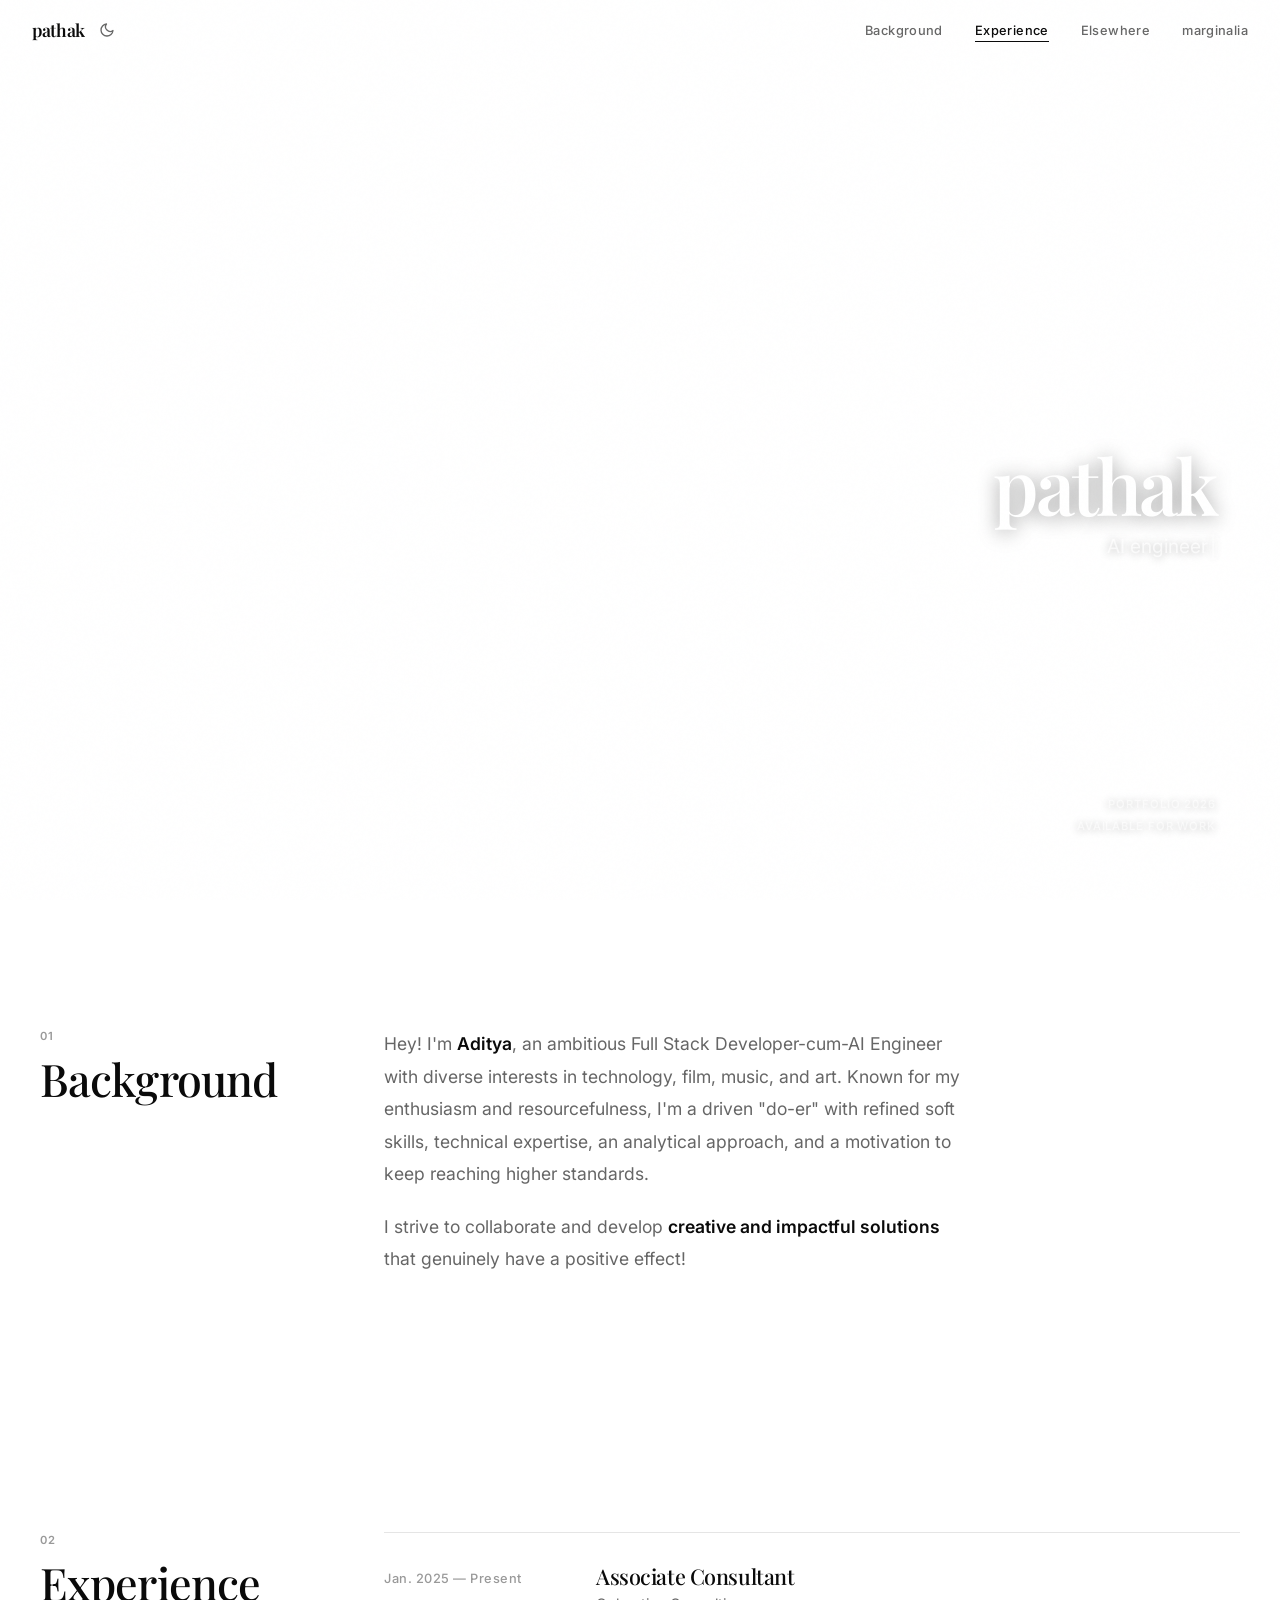
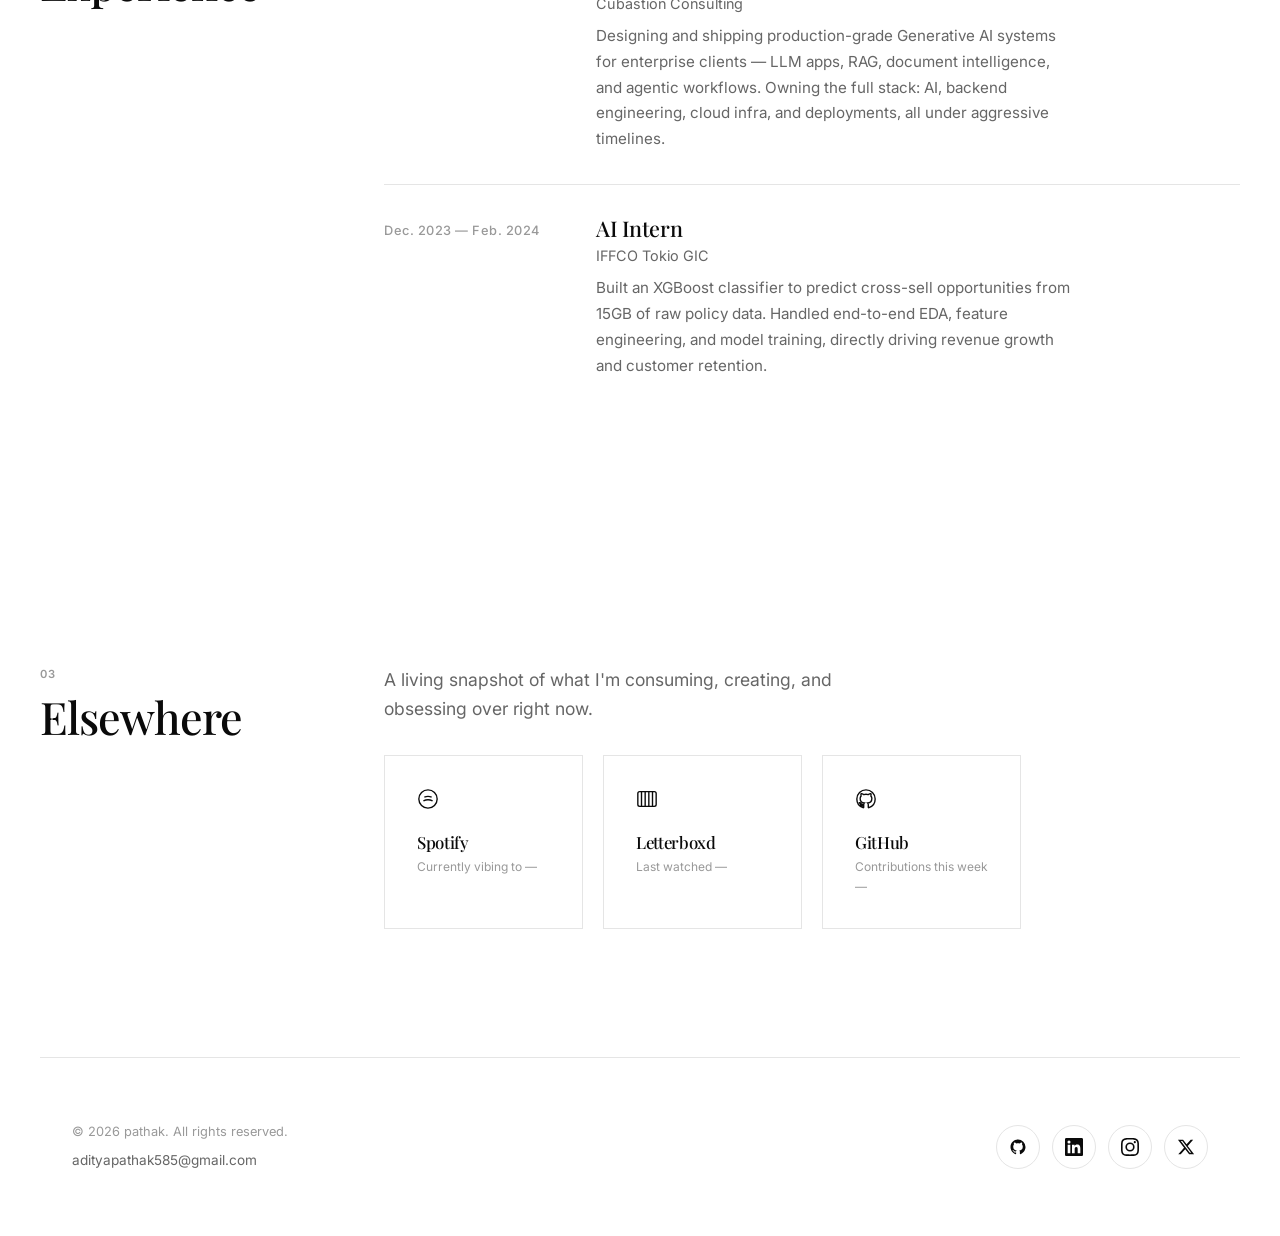
<file: index.html>
<!--
  PORTFOLIO - main page
  ======================================
  my homepage - here's all i can customize:

  1. META TAGS: update description, OG image, and title
    for SEO and social sharing

  2. BIO/BACKGROUND: filled in with my Linkedin intro

  3. EXPERIENCE & INTEGRATIONS: edit the data arrays in js/app.js
    (EXPERIENCE_DATA and INTEGRATION_DATA) - not in this file

  4. SOCIAL LINKS: GitHub, LinkedIn, Instagram, Twitter/X, etc.
-->
<!DOCTYPE html>
<html lang="en">
<head>
  <meta charset="UTF-8">
  <meta name="viewport" content="width=device-width, initial-scale=1.0, viewport-fit=cover">
  <meta name="description" content="Portfolio of pathak — engineer and more">
  <meta name="theme-color" content="#0a0a0a">
  <meta name="format-detection" content="telephone=no">
  
  <!-- open graph -->
  <meta property="og:title" content="pathak's portfolio">
  <meta property="og:description" content="engineer and more">
  <meta property="og:type" content="website">
  <!-- OG IMAGE: replace with my own image for social sharing -->
  <meta property="og:image" content="assets/images/og-image.jpg">
  
  <title>pathak</title>
  
  <!-- preconnect -->
  <link rel="preconnect" href="https://fonts.googleapis.com">
  <link rel="preconnect" href="https://fonts.gstatic.com" crossorigin>
  
  <!-- fonts: Playfair Display (serif headings) + Inter (sans-serif body) -->
  <link href="https://fonts.googleapis.com/css2?family=Playfair+Display:ital,wght@0,400;0,500;0,600;0,700;1,400;1,500&family=Inter:wght@300;400;500;600&display=swap" rel="stylesheet">
  <link rel="stylesheet" href="css/styles.css">
  
  <!-- no-js fallback: ensures content is visible even if JavaScript is disabled -->
  <noscript>
    <style>[data-animate]{opacity:1!important;transform:none!important}</style>
  </noscript>
</head>
<body>
  <!-- thin bar at the top showing scroll-down progress -->
  <div class="reading-progress" aria-hidden="true"><div class="reading-progress__bar"></div></div>
  
  <!-- skip link -->
  <a href="#main-content" class="skip-link">Skip to main content</a>
  
  <!-- NAV: fixed top bar with name and dark-mode toggle (left), and section links (right).
      on mobile, the links collapse into a hamburger menu.
      to add/remove nav links, need to update the .mobile-menu below. -->
  <nav class="nav" id="nav" role="navigation" aria-label="Main navigation">
    <!-- left: logo, dark mode toggle -->
    <div class="nav__left">
      <a href="index.html" class="nav__logo">pathak</a>
      <button class="theme-toggle" id="theme-toggle" aria-label="Toggle dark mode" title="Toggle dark mode">
        <svg class="theme-toggle__icon theme-toggle__icon--sun" width="16" height="16" viewBox="0 0 24 24" fill="none" stroke="currentColor" stroke-width="2" stroke-linecap="round" stroke-linejoin="round">
          <circle cx="12" cy="12" r="5"/><line x1="12" y1="1" x2="12" y2="3"/><line x1="12" y1="21" x2="12" y2="23"/><line x1="4.22" y1="4.22" x2="5.64" y2="5.64"/><line x1="18.36" y1="18.36" x2="19.78" y2="19.78"/><line x1="1" y1="12" x2="3" y2="12"/><line x1="21" y1="12" x2="23" y2="12"/><line x1="4.22" y1="19.78" x2="5.64" y2="18.36"/><line x1="18.36" y1="5.64" x2="19.78" y2="4.22"/>
        </svg>
        <svg class="theme-toggle__icon theme-toggle__icon--moon" width="16" height="16" viewBox="0 0 24 24" fill="none" stroke="currentColor" stroke-width="2" stroke-linecap="round" stroke-linejoin="round">
          <path d="M21 12.79A9 9 0 1 1 11.21 3 7 7 0 0 0 21 12.79z"/>
        </svg>
      </button>
    </div>
    
    <!-- links scroll to sections on the page, except "marginalia" which goes to blog.html -->
    <ul class="nav__links" id="nav-links">
      <li><a href="#background" class="nav__link" data-section="background">Background</a></li>
      <li><a href="#experience" class="nav__link" data-section="experience">Experience</a></li>
      <li><a href="#elsewhere" class="nav__link" data-section="elsewhere">Elsewhere</a></li>
      <li><a href="blog.html" class="nav__link">marginalia</a></li>
    </ul>
    
    <!-- hamburger (mobile) -->
    <button class="hamburger" id="hamburger" aria-label="Toggle menu" aria-expanded="false">
      <span></span><span></span><span></span>
    </button>
  </nav>
  
  <!-- mobile menu -->
  <div class="mobile-menu" id="mobile-menu" aria-hidden="true">
    <a href="#background" class="mobile-menu__link">Background</a>
    <a href="#experience" class="mobile-menu__link">Experience</a>
    <a href="#elsewhere" class="mobile-menu__link">Elsewhere</a>
    <a href="blog.html" class="mobile-menu__link">marginalia</a>
  </div>
  
  <!-- HERO: first thing visitors see. full-screen with my name in huge text.
      cool "text scramble" effect when hovering on name (handled in app.js).
      tagline items animate in one by one on page load. -->
  <main id="main-content">
    <!-- HERO: video covers the top half (full width), name + typewriter overlaid on it.
        scroll indicator sits at the bottom of the video. -->
    <section class="hero" id="hero">
      <!-- sticky at top while scrolling -->
      <div class="hero__video-wrap">
        <video class="hero__video" autoplay muted loop playsinline>
          <source src="assets/pathak-video.mp4" type="video/mp4">
        </video>
        <!-- name overlaid on the video -->
        <h1 class="hero__name" id="hero-name">pathak</h1>
        <!-- TYPEWRITER: cycles through my disciplines below the name.
            edit the TYPEWRITER_TEXTS array in js/app.js to add/change texts. -->
        <div class="hero__typewriter" id="typewriter" aria-hidden="true"></div>
        
        <!-- year, availability badge (green dot pulses) - positioned bottom-right of video -->
        <div class="hero__meta">
          <span>Portfolio 2026</span>
          <span class="hero__availability">Available for work</span>
        </div>
        
        <!-- scroll indicator - positioned below video -->
        <div class="scroll-indicator" aria-hidden="true">
          <span>Scroll</span>
          <div class="scroll-indicator__line"></div>
        </div>
      </div>
    </section>
    
    <!-- SECTION 01 - BACKGROUND: bio/about text.
        currently filled with Linkedin intro.
        data-animate = fade-in on scroll, data-delay = stagger timing in ms -->
    <section class="section section--background" id="background" aria-labelledby="background-heading">
      <div class="section__inner">
        <div class="section__header" data-animate>
          <span class="section__number">01</span>
          <h2 id="background-heading" class="section__title">Background</h2>
        </div>
        <div class="section__content" data-animate data-delay="100">
          <div class="bio">
            <p>Hey! I'm <strong>Aditya</strong>, an ambitious Full Stack Developer-cum-AI Engineer with diverse interests in technology, film, music, and art. Known for my enthusiasm and resourcefulness, I'm a driven "do-er" with refined soft skills, technical expertise, an analytical approach, and a motivation to keep reaching higher standards.</p>
            <p>I strive to collaborate and develop <strong>creative and impactful solutions</strong> that genuinely have a positive effect!</p>
          </div>
        </div>
      </div>
    </section>
    
    <!-- SECTION 02 - EXPERIENCE: job history - period, role, company, description, and tags. 
        content is in js/app.js - edit EXPERIENCE_DATA array to add/change/remove jobs. -->
    <section class="section section--experience" id="experience" aria-labelledby="experience-heading">
      <div class="section__inner">
        <div class="section__header" data-animate>
          <span class="section__number">02</span>
          <h2 id="experience-heading" class="section__title">Experience</h2>
        </div>
        <div class="section__content">
          <div class="experience-list" id="experience-list">
            <!-- rendered by JS -->
          </div>
        </div>
      </div>
    </section>
    
    <!-- SECTION 03 - ELSEWHERE: links to profiles on other platforms.
        content is in js/app.js -> INTEGRATION_DATA array.
        to add a new platform, copy one of the existing objects and change the values.
        iconSvg field is an inline SVG path — can find icons at https://iconsvg.xyz -->
    <section class="section section--elsewhere" id="elsewhere" aria-labelledby="elsewhere-heading">
      <div class="section__inner">
        <div class="section__header" data-animate>
          <span class="section__number">03</span>
          <h2 id="elsewhere-heading" class="section__title">Elsewhere</h2>
        </div>
        <div class="section__content">
          <p class="section__intro" data-animate data-delay="100">A living snapshot of what I'm consuming, creating, and obsessing over right now.</p>
          <div class="integrations-grid" id="integrations-grid">
            <!-- rendered by JS -->
          </div>
        </div>
      </div>
    </section>
  </main>
  
  <!-- FOOTER: copyright, email (click to copy), and social media icons.
        to remove a social link, delete the entire <a> block for it. -->
  <footer class="footer" role="contentinfo">
    <div class="footer__left">
      <p class="footer__copy">&copy; 2026 pathak. All rights reserved.</p>
      <!-- EMAIL: on click, copy to clipboard -->
      <a href="mailto:adityapathak585@gmail.com" class="footer__email" id="copy-email">adityapathak585@gmail.com</a>
    </div>
    
    <div class="social-links">
      <!-- GitHub -->
      <a href="https://github.com/adityapathakk" target="_blank" rel="noopener" aria-label="GitHub" class="social-link">
        <svg viewBox="0 0 24 24" aria-hidden="true"><path d="M12 2C6.477 2 2 6.477 2 12c0 4.42 2.87 8.17 6.84 9.5.5.08.66-.23.66-.5v-1.69c-2.77.6-3.36-1.34-3.36-1.34-.46-1.16-1.11-1.47-1.11-1.47-.91-.62.07-.6.07-.6 1 .07 1.53 1.03 1.53 1.03.87 1.52 2.34 1.07 2.91.83.09-.65.35-1.09.63-1.34-2.22-.25-4.55-1.11-4.55-4.92 0-1.11.38-2 1.03-2.71-.1-.25-.45-1.29.1-2.64 0 0 .84-.27 2.75 1.02.79-.22 1.65-.33 2.5-.33.85 0 1.71.11 2.5.33 1.91-1.29 2.75-1.02 2.75-1.02.55 1.35.2 2.39.1 2.64.65.71 1.03 1.6 1.03 2.71 0 3.82-2.34 4.68-4.57 4.93.36.31.68.92.68 1.85V21c0 .27.16.59.67.5C19.14 20.16 22 16.42 22 12A10 10 0 0 0 12 2z"/></svg>
      </a>
      <!-- LinkedIn -->
      <a href="https://linkedin.com/in/adityapathakk" target="_blank" rel="noopener" aria-label="LinkedIn" class="social-link">
        <svg viewBox="0 0 24 24" aria-hidden="true"><path d="M20.447 20.452h-3.554v-5.569c0-1.328-.027-3.037-1.852-3.037-1.853 0-2.136 1.445-2.136 2.939v5.667H9.351V9h3.414v1.561h.046c.477-.9 1.637-1.85 3.37-1.85 3.601 0 4.267 2.37 4.267 5.455v6.286zM5.337 7.433a2.062 2.062 0 0 1-2.063-2.065 2.064 2.064 0 1 1 2.063 2.065zm1.782 13.019H3.555V9h3.564v11.452zM22.225 0H1.771C.792 0 0 .774 0 1.729v20.542C0 23.227.792 24 1.771 24h20.451C23.2 24 24 23.227 24 22.271V1.729C24 .774 23.2 0 22.222 0h.003z"/></svg>
      </a>
      <!-- Instagram -->
      <a href="https://instagram.com/adityapathakk" target="_blank" rel="noopener" aria-label="Instagram" class="social-link">
        <svg viewBox="0 0 24 24" aria-hidden="true"><path d="M12 2.163c3.204 0 3.584.012 4.85.07 3.252.148 4.771 1.691 4.919 4.919.058 1.265.069 1.645.069 4.849 0 3.205-.012 3.584-.069 4.849-.149 3.225-1.664 4.771-4.919 4.919-1.266.058-1.644.07-4.85.07-3.204 0-3.584-.012-4.849-.07-3.26-.149-4.771-1.699-4.919-4.92-.058-1.265-.07-1.644-.07-4.849 0-3.204.013-3.583.07-4.849.149-3.227 1.664-4.771 4.919-4.919 1.266-.057 1.645-.069 4.849-.069zM12 0C8.741 0 8.333.014 7.053.072 2.695.272.273 2.69.073 7.052.014 8.333 0 8.741 0 12c0 3.259.014 3.668.072 4.948.2 4.358 2.618 6.78 6.98 6.98C8.333 23.986 8.741 24 12 24c3.259 0 3.668-.014 4.948-.072 4.354-.2 6.782-2.618 6.979-6.98.059-1.28.073-1.689.073-4.948 0-3.259-.014-3.667-.072-4.947-.196-4.354-2.617-6.78-6.979-6.98C15.668.014 15.259 0 12 0zm0 5.838a6.162 6.162 0 1 0 0 12.324 6.162 6.162 0 0 0 0-12.324zM12 16a4 4 0 1 1 0-8 4 4 0 0 1 0 8zm6.406-11.845a1.44 1.44 0 1 0 0 2.881 1.44 1.44 0 0 0 0-2.881z"/></svg>
      </a>
      <!-- Twitter / X -->
      <a href="https://twitter.com/theweekadi" target="_blank" rel="noopener" aria-label="Twitter" class="social-link">
        <svg viewBox="0 0 24 24" aria-hidden="true"><path d="M18.244 2.25h3.308l-7.227 8.26 8.502 11.24H16.17l-5.214-6.817L4.99 21.75H1.68l7.73-8.835L1.254 2.25H8.08l4.713 6.231zm-1.161 17.52h1.833L7.084 4.126H5.117z"/></svg>
      </a>
    </div>
  </footer>
  
  <!-- back-to-top button: appears after scrolling down 600px; scrolls to top on click -->
  <button class="back-to-top" id="back-to-top" aria-label="Back to top">
    <svg viewBox="0 0 24 24" width="20" height="20" stroke="currentColor" stroke-width="2" fill="none" stroke-linecap="round" stroke-linejoin="round"><path d="M18 15l-6-6-6 6"/></svg>
  </button>
  
  <!-- toast notification: briefly pops up when email address copied -->
  <div class="toast" id="toast" role="status" aria-live="polite"></div>
  
  <!-- all page behavior (animations, nav, experience rendering, etc.) lives in app.js -->
  <script src="js/app.js"></script>
</body>
</html>
</file>
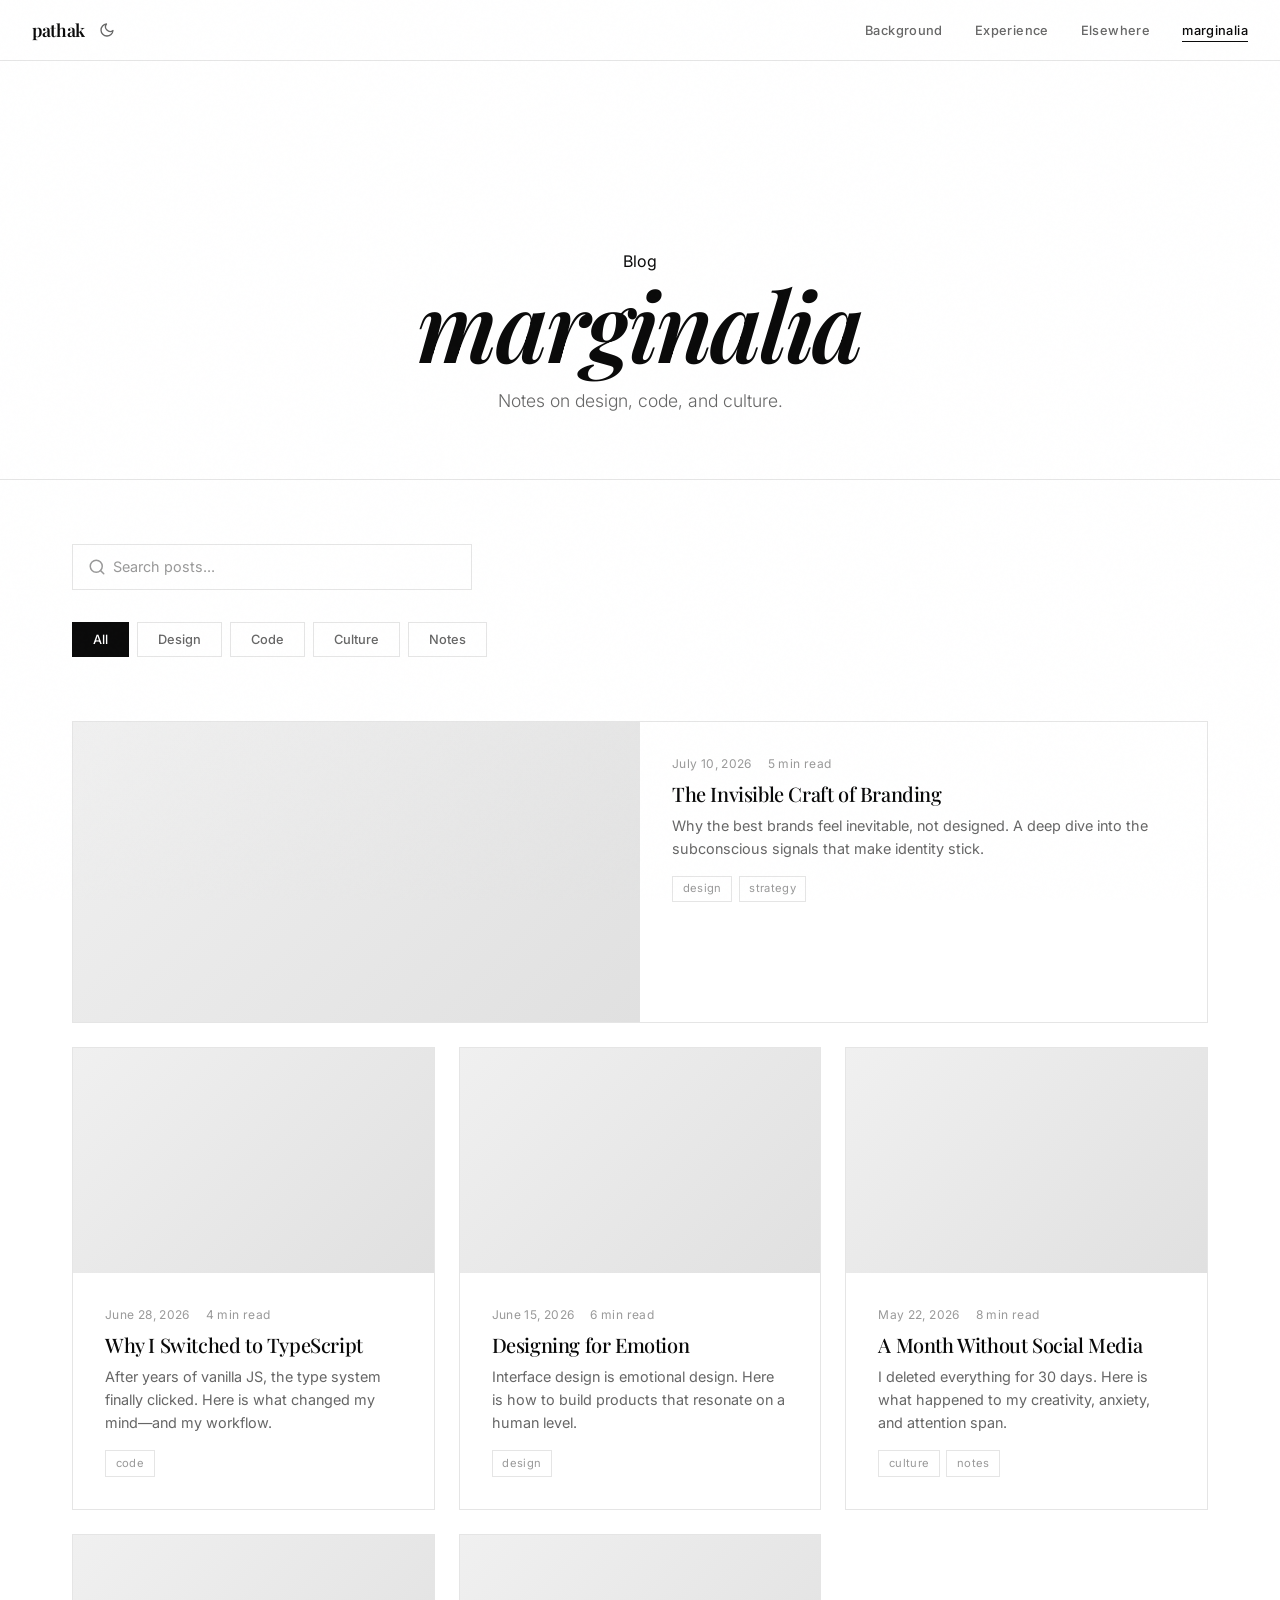
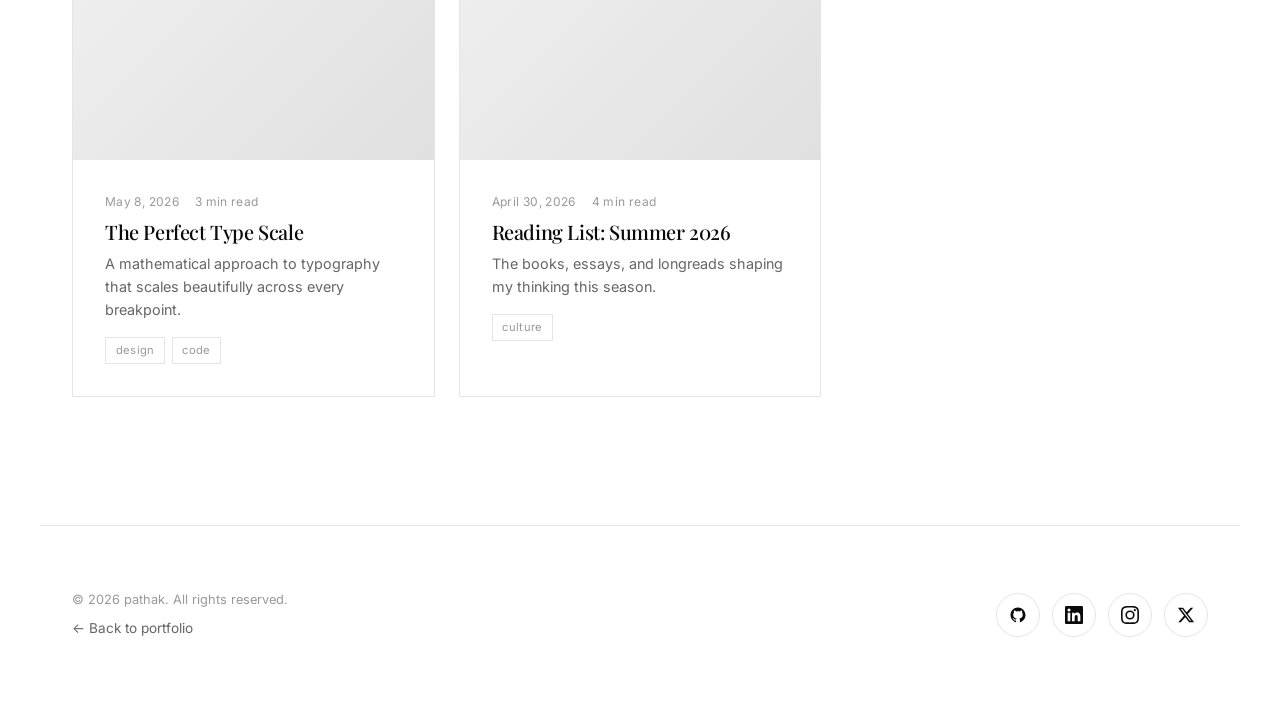
<file: blog.html>
<!--
  BLOG PAGE ("marginalia") — Blog Page (blog.html)
  ====================================================
  here's what i customize:

  1. BLOG POSTS: edit BLOG_POSTS array in js/blog.js to add/change/remove posts
  2. META TAGS: update description and title for SEO
  3. BLOG IMAGES: add images to assets/images/blog/ and reference them in js/blog.js
-->
<!DOCTYPE html>
<html lang="en">
<head>
  <meta charset="UTF-8">
  <meta name="viewport" content="width=device-width, initial-scale=1.0, viewport-fit=cover">
  <meta name="description" content="marginalia — notes on design, code, and culture by me">
  <meta name="theme-color" content="#0a0a0a">
  
  <meta property="og:title" content="marginalia — by me">
  <meta property="og:description" content="notes on design, code, and culture">
  <meta property="og:type" content="website">
  
  <title>marginalia by pathak</title>
  
  <link rel="preconnect" href="https://fonts.googleapis.com">
  <link rel="preconnect" href="https://fonts.gstatic.com" crossorigin>
  <link href="https://fonts.googleapis.com/css2?family=Playfair+Display:ital,wght@0,400;0,500;0,600;0,700;1,400;1,500&family=Inter:wght@300;400;500;600&display=swap" rel="stylesheet">
  
  <link rel="stylesheet" href="css/styles.css">
  
  <noscript>
    <style>[data-animate]{opacity:1!important;transform:none!important}</style>
  </noscript>
</head>
<body class="page-blog">
  <div class="reading-progress" aria-hidden="true"><div class="reading-progress__bar"></div></div>
  
  <a href="#main-content" class="skip-link">Skip to main content</a>
  
  <nav class="nav" id="nav" role="navigation" aria-label="Main navigation">
    <div class="nav__left">
      <a href="index.html" class="nav__logo">pathak</a>
      <button class="theme-toggle" id="theme-toggle" aria-label="Toggle dark mode" title="Toggle dark mode">
        <svg class="theme-toggle__icon theme-toggle__icon--sun" width="16" height="16" viewBox="0 0 24 24" fill="none" stroke="currentColor" stroke-width="2" stroke-linecap="round" stroke-linejoin="round">
          <circle cx="12" cy="12" r="5"/><line x1="12" y1="1" x2="12" y2="3"/><line x1="12" y1="21" x2="12" y2="23"/><line x1="4.22" y1="4.22" x2="5.64" y2="5.64"/><line x1="18.36" y1="18.36" x2="19.78" y2="19.78"/><line x1="1" y1="12" x2="3" y2="12"/><line x1="21" y1="12" x2="23" y2="12"/><line x1="4.22" y1="19.78" x2="5.64" y2="18.36"/><line x1="18.36" y1="5.64" x2="19.78" y2="4.22"/>
        </svg>
        <svg class="theme-toggle__icon theme-toggle__icon--moon" width="16" height="16" viewBox="0 0 24 24" fill="none" stroke="currentColor" stroke-width="2" stroke-linecap="round" stroke-linejoin="round">
          <path d="M21 12.79A9 9 0 1 1 11.21 3 7 7 0 0 0 21 12.79z"/>
        </svg>
      </button>
    </div>
    <ul class="nav__links">
      <li><a href="index.html#background" class="nav__link">Background</a></li>
      <li><a href="index.html#experience" class="nav__link">Experience</a></li>
      <li><a href="index.html#elsewhere" class="nav__link">Elsewhere</a></li>
      <li><a href="blog.html" class="nav__link nav__link--active">marginalia</a></li>
    </ul>
    <button class="hamburger" id="hamburger" aria-label="Toggle menu" aria-expanded="false">
      <span></span><span></span><span></span>
    </button>
  </nav>
  
  <div class="mobile-menu" id="mobile-menu" aria-hidden="true">
    <a href="index.html#background" class="mobile-menu__link">Background</a>
    <a href="index.html#experience" class="mobile-menu__link">Experience</a>
    <a href="index.html#elsewhere" class="mobile-menu__link">Elsewhere</a>
    <a href="blog.html" class="mobile-menu__link">marginalia</a>
  </div>
  
  <main id="main-content">
    <header class="blog-header">
      <div class="container">
        <span class="section-number">Blog</span>
        <h1 class="blog-header__title">marginalia</h1>
        <p class="blog-header__subtitle">Notes on design, code, and culture.</p>
      </div>
    </header>
    
    <section class="blog-content">
      <div class="container">
        <!-- search -->
        <div class="blog-search" data-animate>
          <svg class="blog-search__icon" viewBox="0 0 24 24" width="18" height="18" stroke="currentColor" stroke-width="2" fill="none" stroke-linecap="round" stroke-linejoin="round"><circle cx="11" cy="11" r="8"/><path d="M21 21l-4.35-4.35"/></svg>
          <input type="text" class="blog-search__input" id="blog-search" placeholder="Search posts..." aria-label="Search blog posts">
        </div>
        
        <!-- filters -->
        <div class="blog-filters" id="blog-filters" data-animate data-delay="100">
          <button class="filter-btn active" data-filter="all">All</button>
          <button class="filter-btn" data-filter="design">Design</button>
          <button class="filter-btn" data-filter="code">Code</button>
          <button class="filter-btn" data-filter="culture">Culture</button>
          <button class="filter-btn" data-filter="notes">Notes</button>
        </div>
        
        <!-- blog grid -->
        <div class="blog-grid" id="blog-grid" data-animate data-delay="200">
          <!-- Rendered by JS -->
        </div>
        
        <!-- empty state -->
        <div class="blog-empty" id="blog-empty" style="display:none;">
          <p>No posts found matching your criteria.</p>
        </div>
      </div>
    </section>
  </main>
  
  <!-- post modal -->
  <div class="modal-overlay" id="modal-overlay" aria-hidden="true">
    <div class="modal" role="dialog" aria-modal="true" aria-labelledby="modal-title">
      <button class="modal__close" id="modal-close" aria-label="Close post">
        <svg viewBox="0 0 24 24" width="24" height="24" stroke="currentColor" stroke-width="2" fill="none" stroke-linecap="round" stroke-linejoin="round"><path d="M18 6L6 18M6 6l12 12"/></svg>
      </button>
      <article class="modal__post">
        <header class="modal__header">
          <div class="modal__meta">
            <time id="modal-date"></time>
            <span id="modal-reading-time"></span>
          </div>
          <h2 id="modal-title" class="modal__title"></h2>
          <div class="modal__tags" id="modal-tags"></div>
        </header>
        <div class="modal__content" id="modal-content"></div>
      </article>
    </div>
  </div>
  
  <footer class="footer" role="contentinfo">
    <div class="footer__left">
      <p class="footer__copy">&copy; 2026 pathak. All rights reserved.</p>
      <a href="index.html" class="footer__back">← Back to portfolio</a>
    </div>
    <div class="social-links">
      <a href="https://github.com/adityapathakk" target="_blank" rel="noopener" aria-label="GitHub" class="social-link">
        <svg viewBox="0 0 24 24" aria-hidden="true"><path d="M12 2C6.477 2 2 6.477 2 12c0 4.42 2.87 8.17 6.84 9.5.5.08.66-.23.66-.5v-1.69c-2.77.6-3.36-1.34-3.36-1.34-.46-1.16-1.11-1.47-1.11-1.47-.91-.62.07-.6.07-.6 1 .07 1.53 1.03 1.53 1.03.87 1.52 2.34 1.07 2.91.83.09-.65.35-1.09.63-1.34-2.22-.25-4.55-1.11-4.55-4.92 0-1.11.38-2 1.03-2.71-.1-.25-.45-1.29.1-2.64 0 0 .84-.27 2.75 1.02.79-.22 1.65-.33 2.5-.33.85 0 1.71.11 2.5.33 1.91-1.29 2.75-1.02 2.75-1.02.55 1.35.2 2.39.1 2.64.65.71 1.03 1.6 1.03 2.71 0 3.82-2.34 4.68-4.57 4.93.36.31.68.92.68 1.85V21c0 .27.16.59.67.5C19.14 20.16 22 16.42 22 12A10 10 0 0 0 12 2z"/></svg>
      </a>
      <a href="https://linkedin.com/in/adityapathakk" target="_blank" rel="noopener" aria-label="LinkedIn" class="social-link">
        <svg viewBox="0 0 24 24" aria-hidden="true"><path d="M20.447 20.452h-3.554v-5.569c0-1.328-.027-3.037-1.852-3.037-1.853 0-2.136 1.445-2.136 2.939v5.667H9.351V9h3.414v1.561h.046c.477-.9 1.637-1.85 3.37-1.85 3.601 0 4.267 2.37 4.267 5.455v6.286zM5.337 7.433a2.062 2.062 0 0 1-2.063-2.065 2.064 2.064 0 1 1 2.063 2.065zm1.782 13.019H3.555V9h3.564v11.452zM22.225 0H1.771C.792 0 0 .774 0 1.729v20.542C0 23.227.792 24 1.771 24h20.451C23.2 24 24 23.227 24 22.271V1.729C24 .774 23.2 0 22.222 0h.003z"/></svg>
      </a>
      <a href="https://instagram.com/adityapathakk" target="_blank" rel="noopener" aria-label="Instagram" class="social-link">
        <svg viewBox="0 0 24 24" aria-hidden="true"><path d="M12 2.163c3.204 0 3.584.012 4.85.07 3.252.148 4.771 1.691 4.919 4.919.058 1.265.069 1.645.069 4.849 0 3.205-.012 3.584-.069 4.849-.149 3.225-1.664 4.771-4.919 4.919-1.266.058-1.644.07-4.85.07-3.204 0-3.584-.012-4.849-.07-3.26-.149-4.771-1.699-4.919-4.92-.058-1.265-.07-1.644-.07-4.849 0-3.204.013-3.583.07-4.849.149-3.227 1.664-4.771 4.919-4.919 1.266-.057 1.645-.069 4.849-.069zM12 0C8.741 0 8.333.014 7.053.072 2.695.272.273 2.69.073 7.052.014 8.333 0 8.741 0 12c0 3.259.014 3.668.072 4.948.2 4.358 2.618 6.78 6.98 6.98C8.333 23.986 8.741 24 12 24c3.259 0 3.668-.014 4.948-.072 4.354-.2 6.782-2.618 6.979-6.98.059-1.28.073-1.689.073-4.948 0-3.259-.014-3.667-.072-4.947-.196-4.354-2.617-6.78-6.979-6.98C15.668.014 15.259 0 12 0zm0 5.838a6.162 6.162 0 1 0 0 12.324 6.162 6.162 0 0 0 0-12.324zM12 16a4 4 0 1 1 0-8 4 4 0 0 1 0 8zm6.406-11.845a1.44 1.44 0 1 0 0 2.881 1.44 1.44 0 0 0 0-2.881z"/></svg>
      </a>
      <a href="https://twitter.com/theweekadi" target="_blank" rel="noopener" aria-label="Twitter" class="social-link">
        <svg viewBox="0 0 24 24" aria-hidden="true"><path d="M18.244 2.25h3.308l-7.227 8.26 8.502 11.24H16.17l-5.214-6.817L4.99 21.75H1.68l7.73-8.835L1.254 2.25H8.08l4.713 6.231zm-1.161 17.52h1.833L7.084 4.126H5.117z"/></svg>
      </a>
    </div>
  </footer>
  
  <button class="back-to-top" id="back-to-top" aria-label="Back to top">
    <svg viewBox="0 0 24 24" width="20" height="20" stroke="currentColor" stroke-width="2" fill="none" stroke-linecap="round" stroke-linejoin="round"><path d="M18 15l-6-6-6 6"/></svg>
  </button>
  
  <script src="js/blog.js"></script>
</body>
</html>
</file>
<file: css/styles.css>
/* ============================================
   PORTFOLIO STYLESHEET (css/styles.css)
   ============================================
   black & white editorial theme

   HOW TO CUSTOMIZE:
   - change colors: edit the variables in Section 1 below (--bg, --text, etc.)
   - change fonts: update --font-display and --font-body (Section 1)
   - change spacing: adjust --space-xs through --space-xl (Section 1)
   - portrait video: section 6 (hero__portrait/hero__video)
   - responsive breakpoints: see Section 16

   TOC:
   1. variables & theme - colors, fonts, spacing
   2. reset & base - Browser reset, body styles
   3. typography - headings, links, text
   4. utilities - skip link, screen-reader-only, container
   5. navigation - top bar, hamburger, mobile menu
   6. hero - full-screen landing with name, tagline, portrait video
   7. sections - background/experience/elsewhere section layout
   8. background - bio text styling
   9. experience - job card styling
   10. elsewhere/integrations - platform card grid
   11. blog page - blog-specific styles (blog.html)
   12. modal - blog post reader popup
   13. footer - bottom bar with copyright and socials
   14. components - toast, back-to-top, progress bar
   15. animations - keyframe definitions
   16. responsive - media queries for mobile/tablet
   17. print - Print stylesheet
   ============================================ */

/* -----
1. variables & theme - EDIT HERE to change the look of site
----- */
:root {
  /* COLORS */
  --bg: #ffffff;           /* page bg */
  --bg-alt: #fafafa;       /* slightly off-white for alternating sections */
  --text: #0a0a0a;         /* main text color (near-black) */
  --muted: #666666;        /* secondary text (descriptions, bios) */
  --light: #999999;        /* tertiary text (labels, metadata) */
  --border: #e5e5e5;       /* borders, dividers, card outlines */
  
  /* FONTS: load from Google Fonts (see index.html <head>) */
  --font-display: 'Playfair Display', Georgia, 'Times New Roman', serif;  /* Headings */
  --font-body: 'Inter', -apple-system, BlinkMacSystemFont, 'Segoe UI', sans-serif;  /* Body text */
  
  /* SPACING: margins/padding throughout the site */
  --space-xs: 0.5rem;   /* 8px */
  --space-sm: 1rem;     /* 16px */
  --space-md: 2rem;     /* 32px */
  --space-lg: 4rem;     /* 64px */
  --space-xl: 8rem;     /* 128px — used for hero height and section padding */
  
  /* EASING: animation smoothness */
  --ease-out: cubic-bezier(0.25, 0.46, 0.45, 0.94);
  --ease-spring: cubic-bezier(0.34, 1.56, 0.64, 1);
  
  /* TRANSITION SPEEDS: how long animations take */
  --transition-fast: 0.2s var(--ease-out);   /* Hovers, focus states */
  --transition-base: 0.4s var(--ease-out);   /* Color changes, borders */
  --transition-slow: 0.8s var(--ease-out);   /* Page transitions, reveals */
}

/* dark mode colors - activated by data-theme="dark" on <html> */
[data-theme="dark"] {
  --bg: #0a0a0a;
  --bg-alt: #111111;
  --text: #f0f0f0;
  --muted: #999999;
  --light: #666666;
  --border: #222222;
}

/* respect reduced motion preferences */
@media (prefers-reduced-motion: reduce) {
  :root {
    --transition-fast: 0.01s;
    --transition-base: 0.01s;
    --transition-slow: 0.01s;
  }
  * {
    animation-duration: 0.01s !important;
    animation-iteration-count: 1 !important;
    transition-duration: 0.01s !important;
  }
}

/* -----
2. reset & base
----- */
*, *::before, *::after {
  margin: 0;
  padding: 0;
  box-sizing: border-box;
}

html {
  scroll-behavior: smooth;
  font-size: 16px;
  -webkit-font-smoothing: antialiased;
  -moz-osx-font-smoothing: grayscale;
  background: #000;
}

body {
  font-family: var(--font-body);
  background: var(--bg);
  color: var(--text);
  line-height: 1.6;
  overflow-x: hidden;
}

/* subtle grain texture */
body::before {
  content: '';
  position: fixed;
  inset: 0;
  background-image: url("data:image/svg+xml,%3Csvg viewBox='0 0 256 256' xmlns='http://www.w3.org/2000/svg'%3E%3Cfilter id='n'%3E%3CfeTurbulence type='fractalNoise' baseFrequency='0.9' numOctaves='4' stitchTiles='stitch'/%3E%3C/filter%3E%3Crect width='100%25' height='100%25' filter='url(%23n)' opacity='0.03'/%3E%3C/svg%3E");
  pointer-events: none;
  z-index: 9999;
  opacity: 0.4;
}

::selection {
  background: var(--text);
  color: var(--bg);
}

:focus-visible {
  outline: 2px solid var(--text);
  outline-offset: 3px;
}

/* scrollbar */
::-webkit-scrollbar { width: 6px; }
::-webkit-scrollbar-track { background: transparent; }
::-webkit-scrollbar-thumb { background: var(--border); border-radius: 3px; }
::-webkit-scrollbar-thumb:hover { background: var(--muted); }

/* hide scrollbar on hero so the video occupies full width with no gap */
.hero::-webkit-scrollbar { display: none; }
.hero { -ms-overflow-style: none; scrollbar-width: none; }

/* -----
3. typography
----- */
h1, h2, h3, h4 {
  font-family: var(--font-display);
  font-weight: 500;
  line-height: 1.1;
  letter-spacing: -0.02em;
}

p { margin-bottom: 1rem; }
p:last-child { margin-bottom: 0; }

a {
  color: inherit;
  text-decoration: none;
}

strong {
  font-weight: 600;
  color: var(--text);
}

/* -----
4. utilities
----- */
.container {
  max-width: 1200px;
  margin: 0 auto;
  padding: 0 var(--space-md);
}

.skip-link {
  position: absolute;
  top: -100%;
  left: 50%;
  transform: translateX(-50%);
  background: var(--text);
  color: var(--bg);
  padding: var(--space-sm) var(--space-md);
  font-size: 0.85rem;
  font-weight: 500;
  z-index: 10000;
  transition: top 0.3s var(--ease-out);
}

.skip-link:focus {
  top: var(--space-sm);
}

.sr-only {
  position: absolute;
  width: 1px;
  height: 1px;
  padding: 0;
  margin: -1px;
  overflow: hidden;
  clip: rect(0, 0, 0, 0);
  white-space: nowrap;
  border: 0;
}

/* -----
5. navigation
----- */
.nav {
  position: fixed;
  top: 0;
  left: 0;
  right: 0;
  z-index: 100;
  display: flex;
  justify-content: space-between;
  align-items: center;
  padding: var(--space-sm) var(--space-md);
  background: rgba(255,255,255,0.85);
  backdrop-filter: blur(16px) saturate(180%);
  -webkit-backdrop-filter: blur(16px) saturate(180%);
  border-bottom: 1px solid transparent;
  transition: border-color var(--transition-base), background var(--transition-base);
}

[data-theme="dark"] .nav {
  background: rgba(10,10,10,0.85);
}

.nav.scrolled {
  border-bottom-color: var(--border);
  background: rgba(255,255,255,0.95);
}

[data-theme="dark"] .nav.scrolled {
  background: rgba(10,10,10,0.95);
}

.nav__logo {
  font-family: var(--font-display);
  font-size: 1.1rem;
  font-weight: 600;
  letter-spacing: -0.02em;
  position: relative;
}

/* DARK MODE TOGGLE: small icon button next to logo */
.nav__left {
  display: flex;
  align-items: center;
  gap: 0.6rem;
}

.theme-toggle {
  background: none;
  border: none;
  cursor: pointer;
  padding: 0.3rem;
  display: flex;
  align-items: center;
  justify-content: center;
  color: var(--muted);
  border-radius: 4px;
  transition: color var(--transition-fast), background var(--transition-fast);
}

.theme-toggle:hover {
  color: var(--text);
  background: rgba(0, 0, 0, 0.05);
}

[data-theme="dark"] .theme-toggle:hover {
  background: rgba(255, 255, 255, 0.1);
}

/* sun in dark mode, moon in light mode */
.theme-toggle__icon--sun  { display: none; }
.theme-toggle__icon--moon { display: block; }
[data-theme="dark"] .theme-toggle__icon--sun  { display: block; }
[data-theme="dark"] .theme-toggle__icon--moon { display: none; }

.nav__links {
  display: flex;
  gap: var(--space-md);
  list-style: none;
}

.nav__link {
  font-size: 0.8rem;
  font-weight: 500;
  letter-spacing: 0.03em;
  color: var(--muted);
  position: relative;
  padding: 0.25rem 0;
  transition: color var(--transition-fast);
}

.nav__link::after {
  content: '';
  position: absolute;
  bottom: 0;
  left: 0;
  width: 0;
  height: 1px;
  background: var(--text);
  transition: width var(--transition-base);
}

.nav__link:hover,
.nav__link--active {
  color: var(--text);
}

.nav__link:hover::after,
.nav__link--active::after {
  width: 100%;
}

/* hamburger */
.hamburger {
  display: none;
  width: 24px;
  height: 20px;
  position: relative;
  background: none;
  border: none;
  cursor: pointer;
  z-index: 110;
}

.hamburger span {
  display: block;
  position: absolute;
  height: 1.5px;
  width: 100%;
  background: var(--text);
  left: 0;
  transition: all 0.3s var(--ease-out);
}

.hamburger span:nth-child(1) { top: 0; }
.hamburger span:nth-child(2) { top: 9px; }
.hamburger span:nth-child(3) { top: 18px; }

.hamburger.active span:nth-child(1) {
  top: 9px;
  transform: rotate(45deg);
}

.hamburger.active span:nth-child(2) {
  opacity: 0;
  transform: translateX(-10px);
}

.hamburger.active span:nth-child(3) {
  top: 9px;
  transform: rotate(-45deg);
}

/* mobile menu */
.mobile-menu {
  position: fixed;
  inset: 0;
  background: var(--bg);
  z-index: 90;
  display: flex;
  flex-direction: column;
  justify-content: center;
  align-items: center;
  gap: var(--space-md);
  transform: translateX(100%);
  transition: transform 0.6s var(--ease-out);
}

.mobile-menu.active {
  transform: translateX(0);
}

.mobile-menu__link {
  font-family: var(--font-display);
  font-size: clamp(2rem, 6vw, 3.5rem);
  font-weight: 500;
  opacity: 0;
  transform: translateX(40px);
  transition: all 0.5s var(--ease-out);
}

.mobile-menu.active .mobile-menu__link {
  opacity: 1;
  transform: translateX(0);
}

.mobile-menu.active .mobile-menu__link:nth-child(1) { transition-delay: 0.1s; }
.mobile-menu.active .mobile-menu__link:nth-child(2) { transition-delay: 0.15s; }
.mobile-menu.active .mobile-menu__link:nth-child(3) { transition-delay: 0.2s; }
.mobile-menu.active .mobile-menu__link:nth-child(4) { transition-delay: 0.25s; }

/* -----
6. hero - full-viewport video with name, typewriter, and scroll indicator overlaid.
----- */
.hero {
  min-height: 100vh;
  display: flex;
  flex-direction: column;
  position: relative;
  overflow: hidden;
  width: 100%;
}

/* top half, full-width video wrapper - sticks at top while scrolling. */
.hero__video-wrap {
  width: 100%;
  height: 100vh;
  position: sticky;
  top: 0;
  overflow: hidden;
}

.hero__video {
  width: 100%;
  height: 100%;
  object-fit: cover;
  filter: grayscale(100%);
  transition: filter var(--transition-slow);
  /* FRAME-HOLD EFFECT: snaps video through subtle sub-pixel position
    changes using steps(1). each step holds the current position for
    full duration before jumping to the next - no smooth interpolation.
    
    creates "burst photo" look: frame stays, then snaps to a
    slightly different position, mimicking someone rapidly clicking
    photos while the subject moves. */
  animation: frame-hold 0.35s steps(1) infinite;
}

.hero__video-wrap:hover .hero__video {
  filter: grayscale(0%);
}

/* FRAME-HOLD KEYFRAMES: each step shifts the video by sub-pixel amounts
  in different directions. discrete jumps between positions create
  illusion that each frame is being "held" in place before the next
  click captures a new position - just like burst-mode photography. */
@keyframes frame-hold {
  0%   { transform: translate(0, 0)       scale(1);     filter: brightness(1)    grayscale(100%); }
  25%  { transform: translate(0.5px, 0)   scale(1.001); filter: brightness(1.01) grayscale(100%); }
  50%  { transform: translate(0, 0.5px)   scale(0.999); filter: brightness(0.99) grayscale(100%); }
  75%  { transform: translate(-0.5px, 0)  scale(1);     filter: brightness(1.01) grayscale(100%); }
  100% { transform: translate(0, 0)       scale(1);     filter: brightness(1)    grayscale(100%); }
}

/* when hovering, frame-hold keeps running but without grayscale.
  animation overrides the hover filter, so i duplicate the keyframes without grayscale value. */
.hero__video-wrap:hover .hero__video {
  animation: frame-hold-color 0.35s steps(1) infinite;
}

@keyframes frame-hold-color {
  0%   { transform: translate(0, 0)       scale(1);     filter: brightness(1); }
  25%  { transform: translate(0.5px, 0)   scale(1.001); filter: brightness(1.01); }
  50%  { transform: translate(0, 0.5px)   scale(0.999); filter: brightness(0.99); }
  75%  { transform: translate(-0.5px, 0)  scale(1);     filter: brightness(1.01); }
  100% { transform: translate(0, 0)       scale(1);     filter: brightness(1); }
}

/* NAME: overlaid on video, positioned on right side. */
.hero__name {
  position: absolute;
  top: 50%;
  right: var(--space-lg);
  font-size: clamp(3rem, 6vw, 6rem);
  font-weight: 600;
  line-height: 0.9;
  letter-spacing: -0.04em;
  color: #fff;
  text-align: right;
  z-index: 1;
  opacity: 0;
  transform: translateY(calc(-50% + 50px));
  animation: revealUp 1.2s var(--ease-out) 0.2s forwards;
  /* subtle text shadow so name is readable over video content */
  text-shadow: 0 2px 20px rgba(0,0,0,0.4);
}

/* TYPEWRITER: cycles through texts below name, aligned to the right.
   each text types out character by character, pauses, then deletes. */
.hero__typewriter {
  position: absolute;
  top: calc(50% + clamp(3rem, 6vw, 6rem) * 0.9 + 0.75rem);
  right: var(--space-lg);
  font-family: var(--font-body);
  font-size: clamp(0.9rem, 1.8vw, 1.2rem);
  font-weight: 400;
  color: rgba(255, 255, 255, 0.7);
  text-align: right;
  z-index: 1;
  white-space: nowrap;
  text-shadow: 0 1px 10px rgba(0,0,0,0.3);
}

/* blinking cursor for the typewriter */
.hero__typewriter::after {
  content: '|';
  animation: blink 0.7s steps(1) infinite;
  margin-left: 2px;
  opacity: 0.7;
}

@keyframes blink {
  0%, 50% { opacity: 0.7; }
  51%, 100% { opacity: 0; }
}

/* META: year & availability - positioned bottom-right inside the video. */
.hero__meta {
  position: absolute;
  bottom: var(--space-lg);
  right: var(--space-lg);
  text-align: right;
  font-size: 0.7rem;
  color: rgba(255, 255, 255, 0.6);
  letter-spacing: 0.08em;
  text-transform: uppercase;
  font-weight: 500;
  display: flex;
  flex-direction: column;
  gap: 0.25rem;
  z-index: 1;
  opacity: 0;
  animation: revealUp 1s var(--ease-out) 1.2s forwards;
  text-shadow: 0 1px 8px rgba(0,0,0,0.3);
}

/* SCROLL INDICATOR: positioned at the very bottom-center of the video. */
.scroll-indicator {
  position: absolute;
  bottom: var(--space-md);
  left: 50%;
  transform: translateX(-50%);
  display: flex;
  flex-direction: column;
  align-items: center;
  gap: 0.5rem;
  font-size: 0.65rem;
  letter-spacing: 0.1em;
  text-transform: uppercase;
  color: rgba(255, 255, 255, 0.5);
  z-index: 1;
  opacity: 0;
  animation: revealUp 1s var(--ease-out) 1.4s forwards;
}

.scroll-indicator__line {
  width: 1px;
  height: 40px;
  background: linear-gradient(to bottom, rgba(255,255,255,0.5), transparent);
  animation: scrollBounce 2s ease infinite;
}

/* -----
7. sections - my section's inner elements use [data-animate] to fade in.
the section itself does NOT need opacity:0 because the ScrollAnimator
in app.js already handles animating [data-animate] children.
----- */
.section {
  padding: var(--space-xl) var(--space-md);
}

.section__inner {
  max-width: 1200px;
  margin: 0 auto;
  display: grid;
  grid-template-columns: 280px 1fr;
  gap: var(--space-lg);
}

.section__header {
  position: sticky;
  top: 100px;
  align-self: start;
}

.section__number {
  display: block;
  font-family: var(--font-body);
  font-size: 0.7rem;
  font-weight: 600;
  color: var(--light);
  letter-spacing: 0.12em;
  text-transform: uppercase;
  margin-bottom: var(--space-xs);
}

.section__title {
  font-size: clamp(1.8rem, 3.5vw, 2.8rem);
  font-weight: 500;
}

.section__intro {
  font-size: 1.1rem;
  color: var(--muted);
  margin-bottom: var(--space-md);
  max-width: 500px;
}

/* -----
8. background
----- */
.bio {
  font-size: 1.1rem;
  line-height: 1.85;
  color: var(--muted);
  max-width: 580px;
}

.bio p + p {
  margin-top: 1.25rem;
}

/* -----
9. experience - job cards in a 2-column layout (period | details).
each card has a hover effect: a black line grows across the top,
and the card shifts right slightly. to change animation speed,
adjust --transition-base in the variables section.
----- */
.experience-list {
  display: flex;
  flex-direction: column;
}

.exp-item {
  display: grid;
  grid-template-columns: 180px 1fr;
  gap: var(--space-md);
  padding: var(--space-md) 0;
  border-top: 1px solid var(--border);
  position: relative;
  cursor: default;
  transition: padding-left var(--transition-base);
}

.exp-item::before {
  content: '';
  position: absolute;
  top: 0;
  left: 0;
  width: 0;
  height: 1px;
  background: var(--text);
  transition: width 0.7s var(--ease-out);
}

.exp-item:hover::before {
  width: 100%;
}

.exp-item:hover {
  padding-left: var(--space-sm);
}

.exp-item__period {
  font-size: 0.8rem;
  color: var(--light);
  letter-spacing: 0.04em;
  font-weight: 500;
  padding-top: 0.2rem;
}

.exp-item__role {
  font-size: 1.35rem;
  font-weight: 500;
  margin-bottom: 0.2rem;
}

.exp-item__company {
  font-size: 0.9rem;
  color: var(--muted);
  margin-bottom: var(--space-xs);
}

.exp-item__desc {
  font-size: 0.95rem;
  color: var(--muted);
  line-height: 1.7;
  max-width: 480px;
}

/* -----
10. elsewhere/integrations - grid of platform cards.
4 columns on desktop, 2 on tablet, 1 on mobile.
each card fills black from bottom on hover. to change grid columns,
edit "grid-template-columns: repeat(4, 1fr)" below.
----- */
.integrations-grid {
  display: grid;
  grid-template-columns: repeat(4, 1fr);
  gap: 1.25rem;
}

.int-card {
  border: 1px solid var(--border);
  padding: var(--space-md);
  position: relative;
  overflow: hidden;
  transition: border-color var(--transition-base);
  text-decoration: none;
  display: block;
}

.int-card::before {
  content: '';
  position: absolute;
  inset: 0;
  background: var(--text);
  transform: translateY(101%);
  transition: transform 0.55s var(--ease-out);
  z-index: 0;
}

.int-card:hover::before {
  transform: translateY(0);
}

.int-card:hover {
  border-color: var(--text);
}

.int-card > * {
  position: relative;
  z-index: 1;
  transition: color var(--transition-base);
}

.int-card:hover > * {
  color: var(--bg);
}

.int-card__icon {
  width: 22px;
  height: 22px;
  margin-bottom: var(--space-sm);
  stroke: var(--text);
  fill: none;
  stroke-width: 1.5;
  transition: stroke var(--transition-base);
}

.int-card:hover .int-card__icon {
  stroke: var(--bg);
}

.int-card__name {
  font-family: var(--font-display);
  font-size: 1.05rem;
  font-weight: 500;
  margin-bottom: 0.35rem;
}

.int-card__status {
  font-size: 0.75rem;
  color: var(--light);
  transition: color var(--transition-base);
}

.int-card:hover .int-card__status {
  color: rgba(255,255,255,0.65);
}

/* ----- 
11. blog page - styles for blog.html (the "marginalia" page).
these styles only apply to blog.html (which has class="page-blog" on <body>).
can safely edit these without affecting my main portfolio page.
----- */
.page-blog .nav {
  position: relative;
  background: var(--bg);
  border-bottom: 1px solid var(--border);
}

.blog-header {
  padding: calc(var(--space-xl) + 60px) var(--space-md) var(--space-lg);
  text-align: center;
  border-bottom: 1px solid var(--border);
}

.blog-header__title {
  font-size: clamp(3rem, 8vw, 6rem);
  font-weight: 600;
  font-style: italic;
  letter-spacing: -0.03em;
  line-height: 1;
  margin-bottom: var(--space-sm);
}

.blog-header__subtitle {
  font-size: 1.1rem;
  color: var(--muted);
  font-weight: 300;
}

.blog-content {
  padding: var(--space-lg) 0 var(--space-xl);
}

.blog-search {
  position: relative;
  max-width: 400px;
  margin-bottom: var(--space-md);
}

.blog-search__icon {
  position: absolute;
  left: var(--space-sm);
  top: 50%;
  transform: translateY(-50%);
  color: var(--light);
}

.blog-search__input {
  width: 100%;
  padding: 0.85rem 1rem 0.85rem 2.5rem;
  border: 1px solid var(--border);
  font-family: var(--font-body);
  font-size: 0.9rem;
  background: transparent;
  color: var(--text);
  transition: border-color var(--transition-fast);
}

.blog-search__input:focus {
  outline: none;
  border-color: var(--text);
}

.blog-search__input::placeholder {
  color: var(--light);
}

.blog-filters {
  display: flex;
  gap: 0.5rem;
  flex-wrap: wrap;
  margin-bottom: var(--space-lg);
}

.filter-btn {
  padding: 0.55rem 1.25rem;
  border: 1px solid var(--border);
  background: transparent;
  font-family: var(--font-body);
  font-size: 0.8rem;
  font-weight: 500;
  color: var(--muted);
  cursor: pointer;
  transition: all var(--transition-fast);
}

.filter-btn:hover {
  border-color: var(--text);
  color: var(--text);
}

.filter-btn.active {
  background: var(--text);
  color: var(--bg);
  border-color: var(--text);
}

.blog-grid {
  display: grid;
  grid-template-columns: repeat(3, 1fr);
  gap: 1.5rem;
}

.blog-card {
  border: 1px solid var(--border);
  background: var(--bg);
  cursor: pointer;
  transition: all 0.5s var(--ease-out);
  opacity: 0;
  transform: translateY(30px);
  animation: revealUp 0.6s var(--ease-out) forwards;
}

.blog-card.visible {
  opacity: 1;
  transform: translateY(0);
}

.blog-card:hover {
  border-color: var(--text);
  transform: translateY(-6px);
  box-shadow: 0 24px 48px -12px rgba(0,0,0,0.1);
}

.blog-card__image {
  aspect-ratio: 16/10;
  background: linear-gradient(135deg, #f0f0f0 0%, #e0e0e0 100%);
  overflow: hidden;
  position: relative;
}

/* BLOG IMAGES: add blog post images here */
.blog-card__image img {
  width: 100%;
  height: 100%;
  object-fit: cover;
  transition: transform 0.8s var(--ease-out);
}

.blog-card:hover .blog-card__image img {
  transform: scale(1.06);
}

.blog-card__body {
  padding: var(--space-md);
}

.blog-card__meta {
  display: flex;
  gap: var(--space-sm);
  font-size: 0.75rem;
  color: var(--light);
  letter-spacing: 0.03em;
  margin-bottom: var(--space-xs);
}

.blog-card__title {
  font-size: 1.25rem;
  font-weight: 500;
  margin-bottom: var(--space-xs);
  line-height: 1.25;
}

.blog-card__excerpt {
  font-size: 0.9rem;
  color: var(--muted);
  line-height: 1.6;
  margin-bottom: var(--space-sm);
}

.blog-card__tags {
  display: flex;
  gap: 0.4rem;
  flex-wrap: wrap;
}

.blog-card__tag {
  font-size: 0.7rem;
  padding: 0.2rem 0.6rem;
  border: 1px solid var(--border);
  color: var(--light);
  letter-spacing: 0.03em;
}

.blog-empty {
  text-align: center;
  padding: var(--space-xl) 0;
  color: var(--muted);
  font-size: 1.1rem;
}

/* featured post spans full width */
.blog-card--featured {
  grid-column: 1 / -1;
  display: grid;
  grid-template-columns: 1fr 1fr;
  gap: 0;
}

.blog-card--featured .blog-card__image {
  aspect-ratio: auto;
  height: 100%;
  min-height: 300px;
}

@media (max-width: 768px) {
  .blog-card--featured {
    grid-template-columns: 1fr;
  }
}

/* -----
12. modal
----- */
.modal-overlay {
  position: fixed;
  inset: 0;
  background: rgba(0,0,0,0.6);
  backdrop-filter: blur(8px);
  z-index: 200;
  display: flex;
  align-items: center;
  justify-content: center;
  padding: var(--space-md);
  opacity: 0;
  visibility: hidden;
  transition: all 0.4s var(--ease-out);
}

.modal-overlay.active {
  opacity: 1;
  visibility: visible;
}

.modal {
  background: var(--bg);
  max-width: 720px;
  width: 100%;
  max-height: 85vh;
  overflow-y: auto;
  padding: var(--space-lg);
  position: relative;
  transform: translateY(20px) scale(0.98);
  transition: transform 0.5s var(--ease-spring);
}

.modal-overlay.active .modal {
  transform: translateY(0) scale(1);
}

.modal__close {
  position: absolute;
  top: var(--space-md);
  right: var(--space-md);
  width: 40px;
  height: 40px;
  border: 1px solid var(--border);
  background: transparent;
  cursor: pointer;
  display: flex;
  align-items: center;
  justify-content: center;
  transition: all var(--transition-fast);
  z-index: 2;
}

.modal__close:hover {
  background: var(--text);
  border-color: var(--text);
  color: var(--bg);
}

.modal__header {
  margin-bottom: var(--space-md);
  padding-right: 3rem;
}

.modal__meta {
  display: flex;
  gap: var(--space-sm);
  font-size: 0.8rem;
  color: var(--light);
  margin-bottom: var(--space-xs);
  letter-spacing: 0.03em;
}

.modal__title {
  font-size: clamp(1.5rem, 4vw, 2.5rem);
  font-weight: 500;
  line-height: 1.15;
  margin-bottom: var(--space-sm);
}

.modal__tags {
  display: flex;
  gap: 0.5rem;
  flex-wrap: wrap;
}

.modal__tag {
  font-size: 0.75rem;
  padding: 0.25rem 0.75rem;
  border: 1px solid var(--border);
  color: var(--muted);
}

.modal__content {
  font-size: 1.05rem;
  line-height: 1.8;
  color: var(--muted);
}

.modal__content p + p {
  margin-top: 1.25rem;
}

.modal__content h3 {
  font-size: 1.3rem;
  margin: var(--space-md) 0 var(--space-sm);
  color: var(--text);
}

.modal__content strong {
  color: var(--text);
}

/* -----
13. footer
----- */
.footer {
  border-top: 1px solid var(--border);
  padding: var(--space-lg) var(--space-md);
  display: flex;
  justify-content: space-between;
  align-items: center;
  max-width: 1200px;
  margin: 0 auto;
}

.footer__left {
  display: flex;
  flex-direction: column;
  gap: 0.5rem;
}

.footer__copy {
  font-size: 0.8rem;
  color: var(--light);
  margin: 0;
}

.footer__email,
.footer__back {
  font-size: 0.85rem;
  color: var(--muted);
  position: relative;
  display: inline-block;
  width: fit-content;
}

.footer__email::after,
.footer__back::after {
  content: '';
  position: absolute;
  bottom: -2px;
  left: 0;
  width: 0;
  height: 1px;
  background: var(--text);
  transition: width var(--transition-base);
}

.footer__email:hover::after,
.footer__back:hover::after {
  width: 100%;
}

.footer__email:hover,
.footer__back:hover {
  color: var(--text);
}

.social-links {
  display: flex;
  gap: 0.75rem;
}

.social-link {
  width: 44px;
  height: 44px;
  border: 1px solid var(--border);
  border-radius: 50%;
  display: flex;
  align-items: center;
  justify-content: center;
  color: var(--text);
  transition: all 0.4s var(--ease-spring);
}

.social-link svg {
  width: 18px;
  height: 18px;
  fill: currentColor;
}

.social-link:hover {
  background: var(--text);
  border-color: var(--text);
  color: var(--bg);
  transform: translateY(-3px) scale(1.05);
  box-shadow: 0 12px 24px -6px rgba(0,0,0,0.15);
}

/* -----
14. components
----- */
.reading-progress {
  position: fixed;
  top: 0;
  left: 0;
  right: 0;
  height: 2px;
  z-index: 101;
  pointer-events: none;
}

.reading-progress__bar {
  height: 100%;
  background: var(--text);
  width: 0%;
  transition: width 0.1s linear;
}

.back-to-top {
  position: fixed;
  bottom: var(--space-md);
  right: var(--space-md);
  width: 48px;
  height: 48px;
  border: 1px solid var(--border);
  background: var(--bg);
  cursor: pointer;
  display: flex;
  align-items: center;
  justify-content: center;
  color: var(--text);
  opacity: 0;
  visibility: hidden;
  transform: translateY(10px);
  transition: all var(--transition-base);
  z-index: 50;
}

.back-to-top.visible {
  opacity: 1;
  visibility: visible;
  transform: translateY(0);
}

.back-to-top:hover {
  background: var(--text);
  border-color: var(--text);
  color: var(--bg);
  transform: translateY(-2px);
}

.toast {
  position: fixed;
  bottom: var(--space-lg);
  left: 50%;
  transform: translateX(-50%) translateY(100px);
  background: var(--text);
  color: var(--bg);
  padding: 0.875rem 1.75rem;
  font-size: 0.85rem;
  font-weight: 500;
  border-radius: 4px;
  opacity: 0;
  transition: all 0.5s var(--ease-spring);
  z-index: 1000;
  pointer-events: none;
}

.toast.show {
  opacity: 1;
  transform: translateX(-50%) translateY(0);
}

/* -----
15. animations
----- */
@keyframes revealUp {
  to {
    opacity: 1;
    transform: translateY(0);
  }
}

@keyframes pulse {
  0%, 100% { opacity: 1; }
  50% { opacity: 0.5; }
}

@keyframes scrollBounce {
  0%, 100% { transform: translateY(0); opacity: 1; }
  50% { transform: translateY(8px); opacity: 0.5; }
}

/* ----- 
16. responsive - adapts layout for different screen sizes.
1024px: tablet - integrations grid goes from 4 to 2 columns
768px:  mobile - hamburger menu, single-column layout, smaller padding
480px:  small phone - even smaller hero name and blog title
----- */
@media (max-width: 1024px) {
  .integrations-grid {
    grid-template-columns: repeat(2, 1fr);
  }
  .blog-grid {
    grid-template-columns: repeat(2, 1fr);
  }
}

@media (max-width: 768px) {
  .nav__links {
    display: none;
  }
  .hamburger {
    display: block;
  }
  .hero {
    padding-top: 0;
    width: 100%;
    margin-left: 0;
  }
  .hero__video-wrap {
    height: 40vh;
    margin-left: 0;
  }
  .hero__name {
    font-size: clamp(2rem, 10vw, 3.5rem);
    right: var(--space-md);
  }
  .hero__typewriter {
    font-size: 0.85rem;
    right: var(--space-md);
  }
  .hero__meta {
    right: var(--space-md);
    bottom: var(--space-md);
    font-size: 0.6rem;
  }
  .scroll-indicator {
    display: none;
  }
  .section {
    padding: var(--space-lg) var(--space-md);
  }
  .section__inner {
    grid-template-columns: 1fr;
    gap: var(--space-md);
  }
  .section__header {
    position: static;
  }
  .exp-item {
    grid-template-columns: 1fr;
    gap: var(--space-xs);
  }
  .integrations-grid {
    grid-template-columns: 1fr;
  }
  .blog-grid {
    grid-template-columns: 1fr;
  }
  .footer {
    flex-direction: column;
    gap: var(--space-md);
    text-align: center;
  }
  .modal {
    padding: var(--space-md);
    max-height: 90vh;
  }
  .modal__close {
    top: var(--space-sm);
    right: var(--space-sm);
  }
}

@media (max-width: 480px) {
  .hero__name {
    font-size: clamp(2.5rem, 12vw, 3.5rem);
  }
  .blog-header__title {
    font-size: clamp(2rem, 10vw, 3rem);
  }
}

/* -----
17. print
----- */
@media print {
  .nav, .footer, .mobile-menu, .reading-progress,
  .back-to-top, .scroll-indicator, .toast {
    display: none !important;
  }
  .hero {
    min-height: auto;
    padding: 2rem 0;
  }
  .section {
    padding: 2rem 0;
    opacity: 1 !important;
    transform: none !important;
    page-break-inside: avoid;
  }
  a[href]::after {
    content: " (" attr(href) ")";
    font-size: 0.75rem;
    color: var(--muted);
  }
  body::before {
    display: none;
  }
}
</file>
